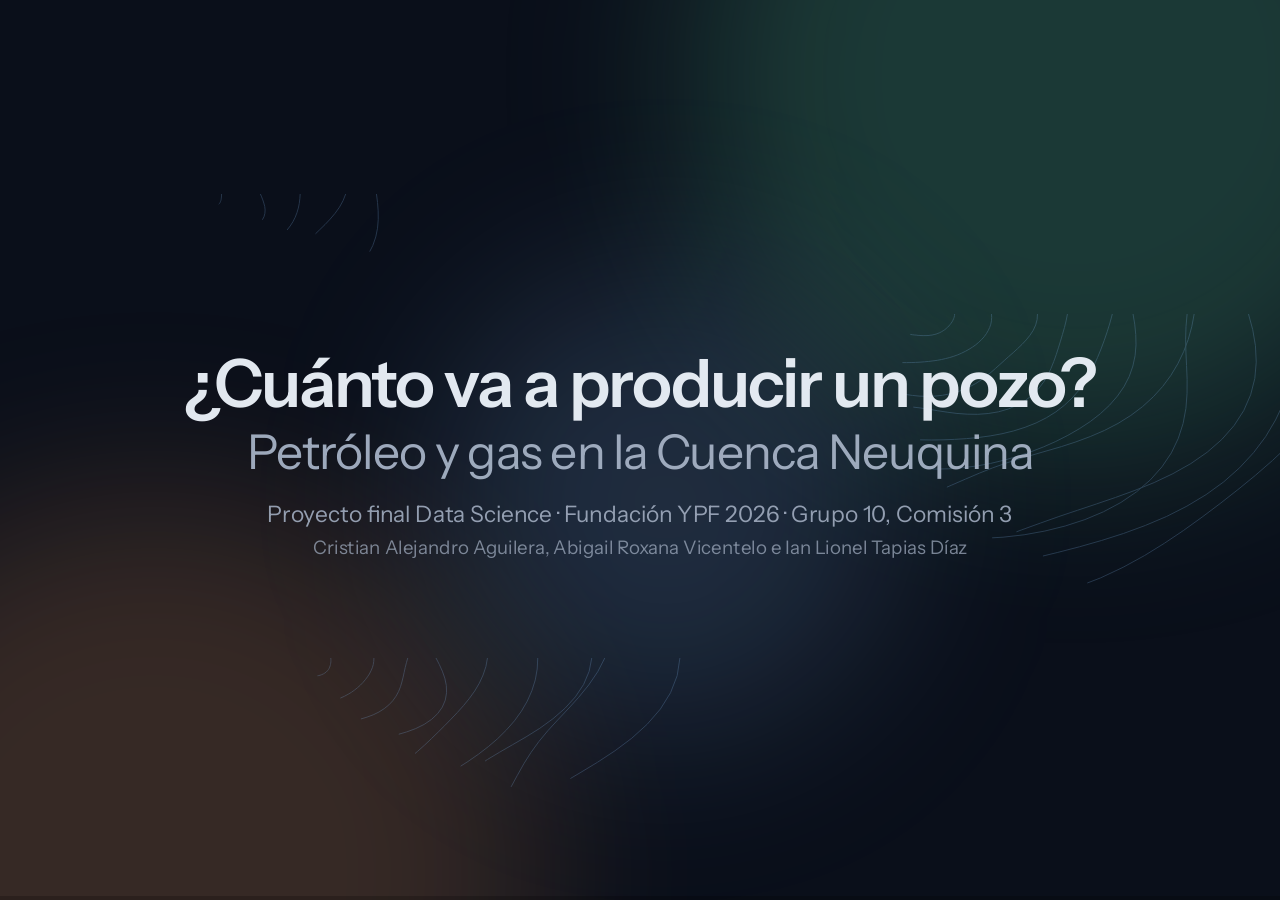
<file: presentacion/index.html>
<!doctype html>
<html lang="es">
<head>
  <meta charset="utf-8">
  <meta name="viewport" content="width=device-width, initial-scale=1">
  <title>Pronóstico Neuquina · Grupo 10</title>
  <link rel="icon" href="data:,">
  <link rel="stylesheet" href="vendor/reveal.css">
  <link rel="stylesheet" href="estilos.css">
</head>
<body>
<div class="fondo" aria-hidden="true"><div class="halo h1"></div><div class="halo h2"></div><div class="halo h3"></div><div class="contornos"></div></div>
<div class="reveal"><div class="slides">

  <section id="escena-portada">
    <div id="portada-lineas" aria-hidden="true"></div>
    <div class="portada">
      <h1>¿Cuánto va a producir un pozo? <span>Petróleo y gas en la Cuenca Neuquina</span></h1>
      <p>Proyecto final Data Science · Fundación YPF 2026 · Grupo 10, Comisión 3</p>
      <p class="equipo">Cristian Alejandro Aguilera, Abigail Roxana Vicentelo e Ian Lionel Tapias Díaz</p>
    </div>
  </section>



  <section id="escena-problema" data-fase="1">
    <div class="vivo" style="grid-template-rows:auto 1fr">
      <div><h2>Un pozo de Vaca Muerta pierde más de la mitad en un año</h2><p class="lectura"></p></div>
      <div class="lienzo"><svg role="img" aria-label="Producción mensual real de un pozo"></svg>
        <div class="dato"><div class="v"></div><div class="l">en los 12 meses después del pico</div></div></div>
    </div>
  </section>

  <section id="escena-dataset" data-fase="1" data-riesgo="Mezclar cuencas con otra geología|Modelo solo para Neuquina">
    <div class="escena">
      <h2>Empezamos por los datos públicos de la Secretaría de Energía</h2>
      <p class="lectura"></p>
      <div class="columnas">
        <div><p class="subt">Filas por cuenca: Neuquina es el 96 %</p><div class="barras"></div>
          <p class="subt" style="margin-top:36px">Las otras cuencas tienen pocos pozos y otra geología. Decisión: solo Neuquina.</p></div>
        <div class="lienzo-libre"><p class="subt">Petróleo por año, en millones de m³: el salto de Vaca Muerta</p><svg role="img" aria-label="Producción anual de petróleo"></svg></div>
      </div>
    </div>
  </section>

  <section id="escena-hallazgos" data-fase="1" data-riesgo="Errores de carga en el dato crudo|Reglas de limpieza con tests">
    <div class="escena">
      <h2>Al abrirlo, los datos reales venían con errores reales</h2>
      <div class="columnas">
        <div class="lienzo-libre"><p class="subt">Profundidad informada por pozo (escala log): en naranja, lo imposible</p><svg role="img" aria-label="Histograma de profundidades"></svg></div>
        <div class="tiras">
          <div class="tira"><b>378.939 m</b>Un pozo con una profundidad imposible</div>
          <div class="tira"><b>1,4 %</b>Filas con profundidad 0</div>
          <div class="tira"><b>399</b>Filas con días de producción mal cargados</div>
          <div class="tira"><b>2</b>Filas con producción negativa</div>
          <div class="tira"><b>1 pozo</b>Con latitud y longitud invertidas</div>
          <div class="tira"><b>566</b>Meses sin registro: pozos parados</div>
          <div class="tira"><b>981</b>Pozos que cambiaron de operadora</div>
        </div>
      </div>
    </div>
  </section>

  <section id="escena-gor" data-avance="10,15" data-fase="1" data-riesgo="Un solo modelo para dos fluidos|Petróleo y gas por separado">
    <div class="escena" style="gap:14px">
      <h2>Petróleo y gas no son el mismo problema</h2>
      <p class="lectura">Gas por cada m³ de petróleo (GOR): aparecen dos poblaciones de pozos.</p>
      <div class="lienzo-libre"><svg role="img" aria-label="Histograma del GOR por pozo"></svg></div>
      <div class="lados"><div class="lado-pet"><div class="v">0</div><div class="l">pozos de petróleo</div></div><div class="lado-gas"><div class="v">0</div><div class="l">pozos de gas</div></div></div>
      <div class="codigo corto"><span class="c-clave">GOR_CORTE_GAS</span> = <span class="valor" data-valor="GOR_CORTE_GAS"></span>  <span class="c-comentario"># por encima, el pozo se considera de gas</span></div>
      <span class="fragment paso" data-paso="0"></span><span class="fragment paso" data-paso="1"></span>
    </div>
  </section>

  <section id="escena-limpieza" data-fase="2" data-riesgo="Meses faltantes rompen los rezagos|Grilla mensual continua">
    <div class="escena">
      <h2>De un CSV con errores a un dataset confiable</h2>
      <div class="barras embudo"></div>
      <div class="columnas" style="flex:0 0 auto">
        <div class="vidrio-t"><h3>Grilla mensual continua</h3><p>Cada pozo tiene todos sus meses. Así, "el mes anterior" siempre es el mes anterior real.</p></div>
        <div class="vidrio-t"><h3>Verificado con tests</h3><p>0 negativos, 0 duplicados, 0 saltos y 0 coordenadas invertidas. La limpieza corre en 2 segundos.</p></div>
      </div>
    </div>
  </section>


  <section id="escena-variables" data-avance="17" data-fase="2" data-riesgo="Fuga de datos en las variables|Solo historia hasta t, con test">
    <div class="vivo" style="grid-template-rows:auto 1fr auto">
      <div><h2>Qué ve el modelo: 53 variables, ninguna del futuro</h2><p class="lectura"></p></div>
      <div class="barras"></div>
      <div class="codigo corto"><span class="c-clave">X</span> = variables(historia_hasta_t, modo=<span class="valor" data-valor="modo"></span>)  <span class="c-comentario"># test_features_sin_fuga lo verifica</span></div>
      <span class="fragment paso" data-paso="0"></span>
    </div>
  </section>

  <section id="escena-modos" data-fase="3">
    <div class="escena">
      <h2>Dos preguntas distintas, por eso dos modos</h2>
      <div class="columnas">
        <div class="vidrio-t"><h3>Modo A · Pozo existente</h3><p>Ya tiene historia: se proyecta de 1 a 12 meses.</p><div style="height:500px;margin-top:14px"><svg id="modo-a" style="width:100%;height:100%" role="img" aria-label="Historia y pronóstico"></svg></div></div>
        <div class="vidrio-t"><h3>Modo B · Pozo nuevo</h3><p>No tiene historia: solo lo que se sabe antes de perforar.</p><div style="height:500px;margin-top:14px"><svg id="modo-b" style="width:100%;height:100%" role="img" aria-label="Curva tipo con banda"></svg></div></div>
      </div>
      <p class="lectura">Datos disponibles distintos exigen modelos distintos. Con petróleo y gas separados: 4 modelos.</p>
    </div>
  </section>

  <section id="escena-validacion" data-fase="3" data-riesgo="Métricas infladas por ver el futuro|Corte y validación cruzada temporal">
    <div class="escena">
      <h2>Nunca entrenar con el futuro</h2>
      <p class="lectura">Mezclar meses al azar da métricas lindas y falsas: el modelo vería lo que tiene que predecir.</p>
      <div style="margin-top:50px">
        <div class="tiempo"><div class="t-train">Entrenamiento</div><div class="t-valid"></div><div class="t-test">Test</div></div>
        <div class="t-ejes"><span>2006 a 2022</span><span>2023</span><span>2024–2025</span></div>
      </div>
      <ul class="lista" style="margin-top:44px">
        <li>2023 se usa solo para ajustar con Optuna (ver naranja en la línea).</li>
        <li>2024–2025 se usa una sola vez, al final.</li>
        <li>En el modo B se corta por año de inicio: los pozos de test nunca se vieron.</li>
        <li>Un test automático comprueba que no haya fuga de datos.</li>
      </ul>
    </div>
  </section>

  <section id="escena-algoritmos" data-avance="16,22" data-fase="3">
    <div class="escena">
      <h2>Probamos 7 algoritmos contra una regla simple</h2>
      <div style="display:flex;justify-content:space-between;align-items:center;gap:30px">
        <p class="lectura">Misma muestra de petróleo. La métrica cambia sola: en cada una, el mejor queda arriba.</p>
        <div class="selector"></div>
      </div>
      <div class="barras"></div>
      <p class="lectura">LightGBM no ganó en R². Lo elegimos porque entrena 7 veces más rápido que Random Forest, usa categorías y nulos, y admite pesos y cuantiles. Optuna ajustó sus hiperparámetros.</p>
      <span class="fragment paso" data-paso="2"></span><span class="fragment paso" data-paso="3"></span>
    </div>
  </section>

  <section id="escena-target" data-avance="13" data-fase="3" data-riesgo="Sesgo del target en log (0,812)|Ratio ponderado (1,005)">
    <div class="vivo" style="grid-template-rows:auto 1fr auto">
      <div><h2>Primer tropiezo: el modelo subestimaba la producción</h2><p class="lectura">Pronóstico total dividido por producción real. Lo ideal es 1.</p></div>
      <div class="medir">
        <div class="medidor"><i></i><div class="ideal" style="left:83.33%"><span>Ideal: 1,0</span></div></div>
        <div class="cifras"><div class="dato dentro"><b class="v">0</b>pronosticado / real</div><div><b id="t-r2"></b>R²</div><div><b id="t-wape"></b>WAPE (error)</div></div>
      </div>
      <div class="codigo corto"><span class="c-clave">modelo</span>.fit(X, target=<span class="valor" data-valor="target"></span>)  <span class="c-comentario"># log1p estima la mediana, no el volumen total</span></div>
      <span class="fragment paso" data-paso="0"></span>
    </div>
  </section>

  <section id="escena-horizonte" data-avance="3,6,9" data-fase="4" data-riesgo="Comparar métricas de distinto alcance|Mismo alcance: 0,906">
    <div class="vivo">
      <h2>Segundo tropiezo: el R² bajó de 0,907 a 0,73</h2>
      <div class="lienzo"><svg role="img" aria-label="R² por horizonte"></svg>
        <div class="dato" style="display:flex;gap:56px;text-align:right"><div><div class="v" id="h-modelo"></div><div class="l">Modelo</div></div><div><div class="v" id="h-pers" style="color:var(--suave)"></div><div class="l">Repetir el último mes</div></div></div></div>
      <div class="codigo corto"><span class="c-clave">r2</span> = evaluar(modelo, horizonte=<span class="valor" data-valor="horizonte"></span>)  <span class="c-comentario"># R² en test 2024–2025, petróleo</span></div>
      <span class="fragment paso" data-paso="0"></span><span class="fragment paso" data-paso="1"></span><span class="fragment paso" data-paso="2"></span>
    </div>
  </section>

  <section id="escena-arps" data-avance="6,9" data-fase="4">
    <div class="vivo">
      <h2>Contra el método clásico de la industria: Arps</h2>
      <div class="lienzo"><svg role="img" aria-label="Producción real y curva de Arps"></svg>
        <div class="dato" style="display:flex;gap:56px;text-align:right"><div><div class="v" id="a-modelo"></div><div class="l">Error del modelo</div></div><div><div class="v" id="a-arps" style="color:var(--gas)"></div><div class="l">Error de Arps</div></div></div></div>
      <div class="codigo corto"><span class="c-clave">q(t)</span> = qi / (1 + <span class="valor" data-valor="b"></span> · <span class="valor" data-valor="Di"></span> · t) ^ (1 / b)  <span class="c-comentario"># b y Di: forma de la declinación</span></div>
      <span class="fragment paso" data-paso="0"></span><span class="fragment paso" data-paso="1"></span>
    </div>
  </section>

  <section id="escena-pozo-nuevo" data-avance="6,9,12" data-fase="4">
    <div class="vivo">
      <h2>Modo B: un pozo que todavía no existe</h2>
      <div class="lienzo">
        <svg role="img" aria-label="Curva pronosticada de producción de petróleo con banda P10 a P90"></svg>
        <div class="leyenda"><span><i class="l-p50"></i>P50</span><span><i class="l-banda"></i>P10–P90</span><span><i class="l-fantasma"></i>Antes del cambio</span></div>
        <div class="dato"><div class="v">0</div><div class="l">m³ de petróleo en 12 meses (P50)</div></div>
      </div>
<div class="codigo"><span class="c-clave">pozo</span> = predictor.nuevo({
    <span class="c-texto">"formacion"</span>: <span class="c-texto">"vaca muerta"</span>,  <span class="c-texto">"areayacimiento"</span>: <span class="c-texto">"LOMA CAMPANA-LLL"</span>,
    <span class="c-texto">"profundidad"</span>: <span class="valor" data-valor="profundidad"></span>,  <span class="c-texto">"anio_inicio"</span>: <span class="valor" data-valor="anio_inicio"></span>,
})
<span class="c-comentario"># Cada curva sale del modelo LightGBM entrenado</span></div>
      <span class="fragment paso" data-paso="0"></span>
      <span class="fragment paso" data-paso="1"></span>
      <span class="fragment paso" data-paso="2"></span>
    </div>
  </section>

  <section id="escena-incertidumbre" data-fase="4" data-riesgo="Intervalos demasiado seguros|Cobertura medida y reportada">
    <div class="escena">
      <h2>¿La banda P10–P90 dice la verdad?</h2>
      <p class="lectura">Si está bien calibrada, el valor real cae adentro 8 de cada 10 veces. Medido en test 2024–2025:</p>
      <div class="coberturas"></div>
      <p class="lectura" style="margin-top:auto">Pozos existentes: calibrados. Pozos nuevos: la banda es algo angosta, de 73 a 74 %. Lo informamos como límite.</p>
    </div>
  </section>

  <section id="escena-clusters" data-avance="22,28" data-fase="4" data-riesgo="Grupos forzados en curvas continuas|Silhouette baja, reportada">
    <div class="escena">
      <h2>¿Qué tipos de pozo existen?</h2>
      <div class="columnas">
        <div><p class="subt">Silhouette según la cantidad de grupos: más alto, mejor separados</p><div style="height:400px"><svg style="width:100%;height:100%" role="img" aria-label="Silhouette por k"></svg></div>
          <div class="cifras" style="margin-top:18px"><div><b id="c-sil" style="color:var(--acento)">0</b>Silhouette</div><div><b id="c-db">0</b>Davies-Bouldin (menor, mejor)</div><div><b id="c-ch">0</b>Calinski-Harabasz</div></div></div>
        <div><p class="subt" id="c-nota"></p><div class="grupos"></div></div>
      </div>
      <div class="codigo corto"><span class="c-clave">KMeans</span>(n_clusters=<span class="valor" data-valor="k"></span>)  <span class="c-comentario"># sobre 6 componentes SVD (85,5 % de la varianza)</span></div>
      <span class="fragment paso" data-paso="0"></span><span class="fragment paso" data-paso="1"></span>
    </div>
  </section>

  <section id="escena-shap" data-fase="5" data-riesgo="Modelo de caja negra|SHAP en cada predicción">
    <div class="escena">
      <h2>No es una caja negra: cada predicción se explica</h2>
      <p class="lectura"></p>
      <div class="barras anchas"></div>
      <p class="lectura">Verde sube el pronóstico, naranja lo baja. El modelo aprendió la física: un pozo cerca de su pico solo puede declinar.</p>
    </div>
  </section>

  <section id="escena-producto" data-avance="24" data-fase="5" data-riesgo="Memoria de la API (921 MB)|1 worker (336 MB)">
    <div class="escena">
      <h2>Del notebook a un sistema que cualquiera puede usar</h2>
      <div class="flujo"><span>CSV público</span><i>→</i><span>Limpieza con Polars</span><i>→</i><span>4 modelos LightGBM</span><i>→</i><span>API FastAPI</span><i>→</i><span>Web</span><i>·</i><span>Todo en Docker</span></div>
      <p class="lectura">Dos puntos débiles revisados: la memoria y las coordenadas.</p>
      <div class="medir" style="gap:30px">
        <div class="medidor"><i></i></div>
        <div class="cifras"><div class="dato dentro"><b class="v">0</b>RAM de la API en Docker</div><div><b>lat −40 a −34</b>coordenadas validadas</div></div>
      </div>
      <div class="codigo corto"><span class="c-clave">uvicorn</span> api.app:app --workers <span class="valor" data-valor="workers"></span>  <span class="c-comentario"># cada worker duplicaba modelos y datos</span></div>
      <span class="fragment paso" data-paso="0"></span>
    </div>
  </section>

  <section id="escena-demo" data-fase="5">
    <div class="escena" style="justify-content:center;gap:36px">
      <h2 style="font-size:88px">Ahora, el sistema funcionando</h2>
      <p class="lectura">Un ejemplo de cada modo: un pozo existente y un pozo nuevo.</p>
      <a class="gran-cta" href="http://localhost:8080" target="_blank" rel="noopener">Abrir localhost:8080</a>
    </div>
  </section>

  <section id="escena-limites" data-fase="6" data-riesgo="El modelo envejece con los datos|Reentrenar y monitorear">
    <div class="escena">
      <h2>Lo que todavía no resuelve: la fase de monitoreo</h2>
      <div class="limites">
        <div class="vidrio-t"><h3>Faltan datos de fractura</h3><p>Etapas, arena y largo de rama no son públicos. Limitan el modo B de petróleo (R² 0,45).</p><p>sumar el padrón de fractura si se publica.</p></div>
        <div class="vidrio-t"><h3>Banda angosta en pozos nuevos</h3><p>La cobertura P10–P90 es 74 % y 73 %, contra el 80 % esperado.</p><p>recalibrar los cuantiles con validación conformal.</p></div>
        <div class="vidrio-t"><h3>Deriva de los datos</h3><p>La tecnología cambia cada año: un modelo de 2025 envejece.</p><p>reentrenar con cada publicación y vigilar el error mes a mes.</p></div>
        <div class="vidrio-t"><h3>Formaciones con peor ajuste</h3><p>Precuyo y Mulichinco tienen R² 0,24 y 0,26, contra 0,69 en Vaca Muerta.</p><p>avisar en la web cuando el pronóstico es menos confiable.</p></div>
      </div>
    </div>
  </section>

  <section>
    <section id="escena-cierre" data-fase="6">
      <div class="escena" style="justify-content:center">
        <h2 style="font-size:68px">Lo que nos llevamos</h2>
        <ul class="lista">
          <li>El modelo mantiene R² 0,63 a 12 meses, donde repetir el último mes da −0,84.</li>
          <li>Pozo nuevo: el error de la acumulada baja de 50,5 % a 30,9 % contra la curva mediana.</li>
          <li>Cada problema de los datos y del modelo quedó documentado, medido y probado con 28 tests.</li>
          <li>Límite honesto: faltan datos públicos de rama lateral y fractura, y hay que reentrenar periódicamente.</li>
        </ul>
        <p class="lectura" style="margin-top:30px">Muchas gracias. Grupo 10, Comisión 3: Cristian Alejandro Aguilera, Abigail Roxana Vicentelo e Ian Lionel Tapias Díaz.</p>
      </div>
    </section>
      <section id="escena-apendice">
      <div class="escena" style="gap:18px">
        <h2>Apéndice · métricas de los notebooks</h2>
        <div class="selector" id="ap-pestanas"></div>
        <div id="ap-paneles" style="display:flex;flex:1;min-height:0"></div>
      </div>
    </section>
  </section>

</div></div>
<script src="vendor/reveal.js"></script>
<script src="vendor/notes.js"></script>
<script src="vendor/gsap.min.js"></script>
<script src="vendor/d3.min.js"></script>
<script type="module" src="app.js"></script>
</body>
</html>
</file>
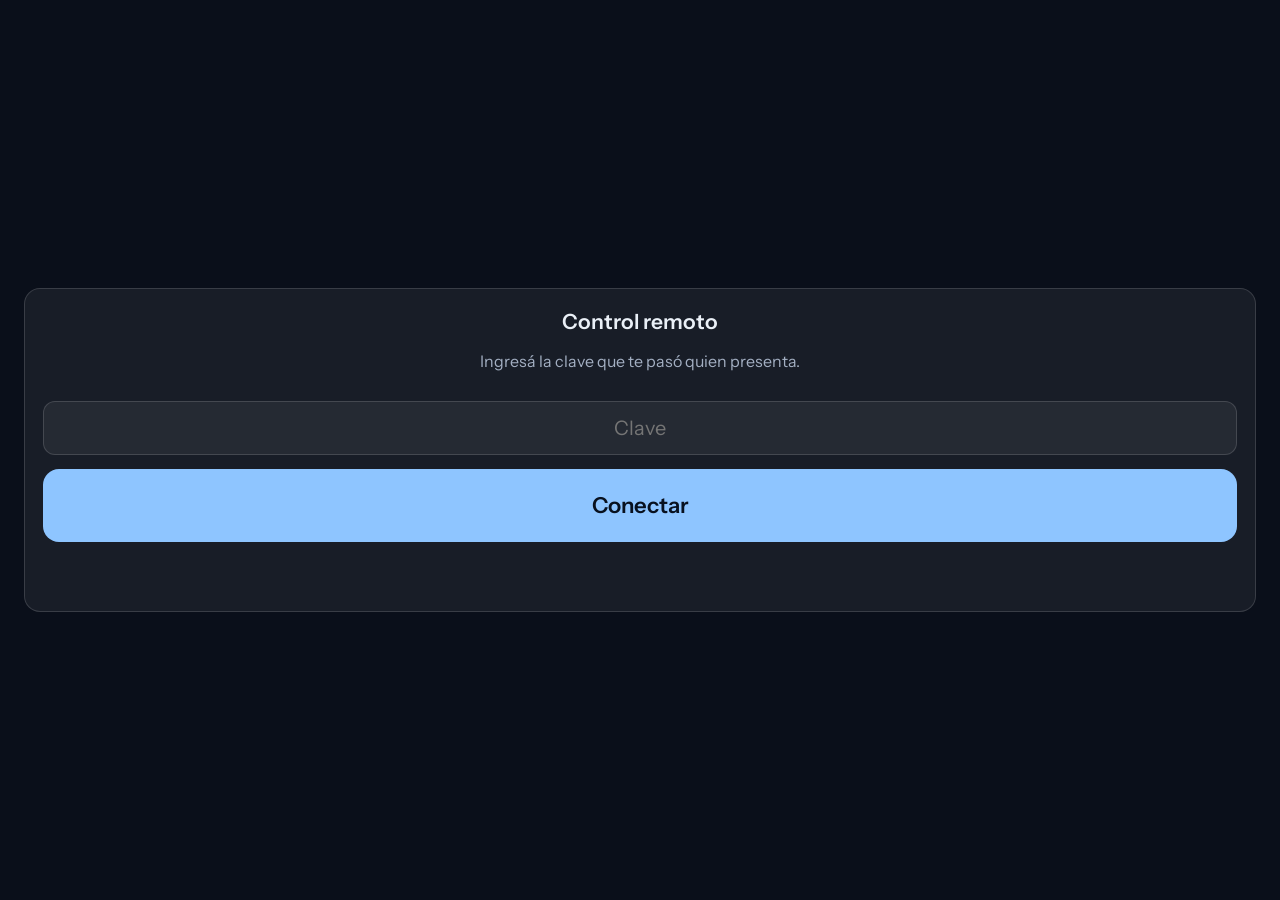
<file: presentacion/control.html>
<!doctype html>
<html lang="es">
<head>
  <meta charset="utf-8">
  <meta name="viewport" content="width=device-width, initial-scale=1, viewport-fit=cover">
  <title>Control remoto · Grupo 10</title>
  <link rel="icon" href="data:,">
  <style>
    @font-face { font-family: "Instrument Sans"; font-weight: 400; src: url(vendor/fonts/instrument-sans-latin-400-normal.woff2) format("woff2"); }
    @font-face { font-family: "Instrument Sans"; font-weight: 600; src: url(vendor/fonts/instrument-sans-latin-600-normal.woff2) format("woff2"); }
    :root { --fondo: #0a0f1a; --texto: #eaf0f7; --suave: #a3afc2; --acento: #8ec5ff; --vidrio: rgba(255,255,255,.06); --borde: rgba(255,255,255,.14); --ok: #5cd39a; --mal: #ff9f5a; }
    * { box-sizing: border-box; }
    html, body { margin: 0; height: 100%; background: var(--fondo); color: var(--texto); font-family: "Instrument Sans", system-ui, sans-serif; }
    body { display: flex; flex-direction: column; padding: env(safe-area-inset-top) 16px env(safe-area-inset-bottom); max-width: 760px; margin: 0 auto; }
    header { display: flex; flex-wrap: wrap; justify-content: space-between; align-items: center; gap: 10px; padding: 12px 0; color: var(--suave); font-size: 15px; }
    .estado::before { content: ""; display: inline-block; width: 9px; height: 9px; border-radius: 50%; margin-right: 8px; background: var(--mal); }
    .estado.vivo::before { background: var(--ok); }
    .conectados { color: var(--texto); font-weight: 600; white-space: nowrap; }
    .tarjeta { background: var(--vidrio); border: 1px solid var(--borde); border-radius: 16px; padding: 16px 18px; }
    .contador { color: var(--acento); font-weight: 600; font-size: 15px; letter-spacing: .02em; }
    h1 { font-size: 21px; line-height: 1.25; margin: 4px 0 0; font-weight: 600; }
    #notas { flex: 1; overflow-y: auto; margin: 12px 0; font-size: var(--tam, 20px); line-height: 1.5; white-space: pre-wrap; }
    #notas:empty::before { content: "Sin notas para esta diapositiva."; color: var(--suave); }
    .siguiente { font-size: 15px; color: var(--suave); }
    .siguiente b { color: var(--texto); font-weight: 600; }
    .contador { white-space: nowrap; }
    .vista { position: relative; width: 100%; aspect-ratio: 16 / 9; border-radius: 12px; overflow: hidden; border: 1px solid var(--borde); background: #000; }
    /* El iframe se dibuja siempre a 1280×720 y se achica con transform: así Reveal no entra en su vista de scroll
       (se activa bajo 435 px de ancho y rompe los fragmentos) y la miniatura es idéntica a la proyección */
    .vista iframe { position: absolute; top: 0; left: 0; width: 1280px; height: 720px; border: 0; pointer-events: none;
                    transform-origin: 0 0; transform: scale(var(--escala, .28)); }
    .botones { display: grid; grid-template-columns: 1fr 2fr; gap: 8px; padding: 8px 0 12px; }
    .botones button { font-size: 16px; padding: 10px 0; border-radius: 12px; }
    button { font: inherit; font-weight: 600; font-size: 22px; padding: 22px 0; border-radius: 16px; border: 1px solid var(--borde); background: var(--vidrio); color: var(--texto); touch-action: manipulation; }
    button.principal { background: var(--acento); color: #08111f; border-color: transparent; }
    button:active { transform: scale(.98); }
    button:disabled { opacity: .55; }
    .tam { display: flex; gap: 8px; }
    .tam button { font-size: 15px; padding: 6px 12px; border-radius: 10px; }
    #entrada { margin: auto 0; text-align: center; }
    #entrada input { font: inherit; font-size: 20px; padding: 14px; width: 100%; border-radius: 12px; border: 1px solid var(--borde); background: var(--vidrio); color: var(--texto); margin: 14px 0; text-align: center; }
    #entrada p { color: var(--suave); }
    #error { color: var(--mal); min-height: 1.3em; }
    /* Celulares angostos (320–360 px): el encabezado entra en una sola línea sin scroll horizontal */
    @media (max-width: 360px) {
      header { gap: 6px; font-size: 13px; }
      .contador { font-size: 13px; }
      .estado::before { margin-right: 5px; }
      .tam { gap: 4px; }
      .tam button { padding: 6px 8px; }
    }
    #panel { display: flex; flex-direction: column; flex: 1; min-height: 0; }
    /* Monitor (≥ 900 px): miniatura y botones a la izquierda, guion a la derecha a toda la altura.
       En el celular no cambia nada: sigue en una sola columna */
    @media (min-width: 900px) {
      body { max-width: 1600px; padding: 0 24px; }
      #panel { display: grid; gap: 0 28px; grid-template-columns: minmax(320px, 40%) 1fr;
               grid-template-rows: auto auto auto 1fr;
               grid-template-areas: "cabecera cabecera" "vista notas" "botones notas" ". notas"; }
      header { grid-area: cabecera; }
      .vista { grid-area: vista; align-self: start; }
      .botones { grid-area: botones; padding-top: 12px; }
      #notas { grid-area: notas; margin: 0 0 16px; padding: 4px 8px 0 28px; border-left: 1px solid var(--borde); }
    }
    [hidden] { display: none !important; }
  </style>
</head>
<body>
  <div id="entrada" class="tarjeta" hidden>
    <h1>Control remoto</h1>
    <p>Ingresá la clave que te pasó quien presenta.</p>
    <input id="clave" type="password" autocomplete="off" placeholder="Clave" aria-label="Clave">
    <button class="principal" id="entrar" style="width:100%">Conectar</button>
    <p id="error" role="alert"></p>
  </div>

  <main id="panel" hidden>
    <header>
      <span class="estado" id="estado">Conectando…</span>
      <span class="contador" id="contador">—</span>
      <span class="conectados" id="conectados" aria-live="polite"></span>
      <span class="tam"><button id="menos" aria-label="Letra más chica">A−</button><button id="mas" aria-label="Letra más grande">A+</button></span>
    </header>
    <div class="vista"><iframe id="vista" title="Presentación en vivo" tabindex="-1" aria-hidden="true"></iframe></div>
    <div id="notas"></div>
    <div class="botones">
      <button id="atras" aria-label="Diapositiva anterior">◀ Atrás</button>
      <button id="adelante" class="principal" aria-label="Diapositiva siguiente">Siguiente ▶</button>
    </div>
  </main>

<script>
  const $ = id => document.getElementById(id);
  const guardar = (k, v) => { try { sessionStorage.setItem(k, v); } catch {} };
  const leer = k => { try { return sessionStorage.getItem(k); } catch { return null; } };
  const dormir = ms => new Promise(r => setTimeout(r, ms));
  let clave = new URLSearchParams(location.search).get("clave") || leer("clave");
  let tam = Number(leer("tam")) || 20;
  const id = (crypto.randomUUID?.() ?? String(Math.random()).slice(2)) + "-control";
  let sesion = 0;  // se incrementa al cerrar sesión para frenar el sondeo anterior

  const enLinea = si => {
    $("estado").textContent = si ? "Conectado" : "Reconectando…";
    $("estado").classList.toggle("vivo", si);
  };

  // Tras un toque los botones esperan a que llegue la nueva posición (o 1,5 s): con la demora del túnel
  // es fácil tocar dos veces. Igual, cada orden lleva la posición que se veía y la presentación descarta
  // las que llegan desfasadas, así que un doble toque o dos controles a la vez avanzan una sola vez.
  let esperando = null;
  const liberar = () => { clearTimeout(esperando); esperando = null; $("adelante").disabled = $("atras").disabled = false; };
  async function orden(accion, indice) {
    if (esperando || !ultimo) return;
    $("adelante").disabled = $("atras").disabled = true;
    esperando = setTimeout(liberar, 1500);
    const base = { indice: ultimo.indice, fragmento: ultimo.fragmento };
    try {
      const r = await fetch("control-api/orden", { method: "POST", headers: { "Content-Type": "application/json", "X-Clave": clave },
                                                   body: JSON.stringify({ accion, indice, base }) });
      if (r.status === 401) return pedirClave("Clave incorrecta");
    } catch { enLinea(false); }
    if (navigator.vibrate) navigator.vibrate(15);
  }

  // Vista previa: una copia de la presentación (?vista, sin ?control= ni avance automático) que se mueve a la diapositiva actual.
  // Es del mismo origen, así que se maneja directo con su Reveal; se carga recién al llegar el primer estado.
  let ultimo = null, vistaIniciada = false;
  function moverVista() {
    const R = $("vista").contentWindow?.Reveal;
    if (!ultimo || !R || !R.isReady()) return false;
    const { indice, fragmento } = ultimo;
    R.slide(indice, 0, fragmento);  // con -1 también oculta los pasos si se retrocedió dentro de la misma escena
    return true;
  }
  new ResizeObserver(([e]) => $("vista").style.setProperty("--escala", e.contentRect.width / 1280))
    .observe(document.querySelector(".vista"));
  function iniciarVista() {
    if (vistaIniciada) return;
    vistaIniciada = true;
    $("vista").src = "index.html?vista";
    // La presentación se inicia de forma asíncrona tras el evento load: se espera a que esté lista
    const espera = setInterval(() => { if (moverVista()) clearInterval(espera); }, 300);
  }

  function dibujar(e) {
    const d = e?.diapositivas?.[e.indice];
    if (!d) return;
    const cambio = !ultimo || ultimo.indice !== e.indice || ultimo.fragmento !== e.fragmento;
    ultimo = e; iniciarVista(); moverVista();
    if (cambio) liberar();
    const paso = d.pasos ? ` · paso ${e.fragmento + 1}/${d.pasos}${d.sola ? " · avanza sola" : ""}` : "";
    $("contador").textContent = `Diap. ${e.indice + 1} de ${e.diapositivas.length}${paso}`;
    if ($("notas").textContent !== d.notas) { $("notas").textContent = d.notas; $("notas").scrollTop = 0; }
  }

  function resumen(d) {
    $("conectados").textContent = `👥 ${d.conectados}`;
    $("conectados").title = `${d.conectados} ${d.conectados === 1 ? "dispositivo conectado" : "dispositivos conectados"} al control`;
    if (!d.estado) {
      $("contador").textContent = "—";
      $("notas").textContent = d.presentador ? "Esperando a la presentación…" : "La presentación no está conectada.";
    }
  }

  // Long polling (no SSE: los túneles rápidos de Cloudflare no entregan eventos): el servidor retiene
  // cada pedido hasta que cambia el estado o el número de conectados, o pasan ~20 s
  async function sondear() {
    const mia = ++sesion;
    let version = -1, firma = "";
    while (mia === sesion) {
      try {
        const r = await fetch(`control-api/estado?id=${id}&v=${version}&f=${firma}`, { headers: { "X-Clave": clave } });
        if (mia !== sesion) return;
        if (r.status === 401) return pedirClave("Clave incorrecta");
        const d = await r.json();
        enLinea(true); guardar("clave", clave);
        version = d.version; firma = d.firma;
        resumen(d); dibujar(d.estado);
      } catch { if (mia !== sesion) return; enLinea(false); await dormir(2000); }
    }
  }

  function conectar() {
    $("entrada").hidden = true; $("panel").hidden = false;
    sondear();
  }

  function pedirClave(msg = "") {
    sesion++;
    try { sessionStorage.removeItem("clave"); } catch {}
    $("panel").hidden = true; $("entrada").hidden = false; $("error").textContent = msg;
  }

  $("entrar").onclick = () => { clave = $("clave").value.trim(); if (clave) conectar(); };
  $("clave").onkeydown = e => { if (e.key === "Enter") $("entrar").click(); };
  $("adelante").onclick = () => orden("siguiente");
  $("atras").onclick = () => orden("anterior");
  const ajustar = d => { tam = Math.min(36, Math.max(14, tam + d)); document.documentElement.style.setProperty("--tam", tam + "px"); guardar("tam", tam); };
  $("mas").onclick = () => ajustar(2); $("menos").onclick = () => ajustar(-2); ajustar(0);
  addEventListener("keydown", e => {
    if (e.repeat) return;
    if (["ArrowRight", "PageDown", " "].includes(e.key)) { e.preventDefault(); orden("siguiente"); }
    if (["ArrowLeft", "PageUp"].includes(e.key)) { e.preventDefault(); orden("anterior"); }
  });
  // Mantiene la pantalla encendida mientras se usa de control
  if ("wakeLock" in navigator) navigator.wakeLock.request("screen").catch(() => {});

  clave ? conectar() : pedirClave();
</script>
</body>
</html>
</file>
<file: presentacion/estilos.css>
/* Tema de la presentación: misma identidad que frontend/estilos.css, escalada a 1920×1080 y a un proyector.
   Modo claro con la tecla T para aulas luminosas. */
@font-face { font-family: "Instrument Sans"; font-weight: 400; src: url(vendor/fonts/instrument-sans-latin-400-normal.woff2) format("woff2"); }
@font-face { font-family: "Instrument Sans"; font-weight: 500; src: url(vendor/fonts/instrument-sans-latin-500-normal.woff2) format("woff2"); }
@font-face { font-family: "Instrument Sans"; font-weight: 600; src: url(vendor/fonts/instrument-sans-latin-600-normal.woff2) format("woff2"); }
@font-face { font-family: "JetBrains Mono"; font-weight: 400; src: url(vendor/fonts/jetbrains-mono-latin-400-normal.woff2) format("woff2"); }
@font-face { font-family: "JetBrains Mono"; font-weight: 600; src: url(vendor/fonts/jetbrains-mono-latin-600-normal.woff2) format("woff2"); }

:root {
  --fondo: #0a0f1a; --texto: #eaf0f7; --suave: #a3afc2; --acento: #8ec5ff;
  --petroleo: #5cd39a; --gas: #ff9f5a;
  --vidrio: rgba(255, 255, 255, .055); --borde: rgba(255, 255, 255, .12); --brillo: rgba(255, 255, 255, .16);
  --linea: rgba(160, 190, 230, .14); --rejilla: rgba(255, 255, 255, .08);
  --halo-1: rgba(92, 211, 154, .22); --halo-2: rgba(255, 159, 90, .18); --halo-3: rgba(142, 197, 255, .16);
  --codigo-fondo: rgba(6, 10, 18, .72); --cod-clave: #c3a6ff; --cod-texto: #9fdcb8; --cod-comentario: #7d8aa0;
  --curva: cubic-bezier(.2, .8, .2, 1);
}
:root[data-theme="light"] {
  --fondo: #e8edf3; --texto: #142033; --suave: #4e5b70; --acento: #1f5fbf;
  --petroleo: #1d7a4b; --gas: #c2410c;
  --vidrio: rgba(255, 255, 255, .6); --borde: rgba(20, 32, 51, .12); --brillo: rgba(255, 255, 255, .9);
  --linea: rgba(31, 95, 191, .14); --rejilla: rgba(20, 32, 51, .09);
  --halo-1: rgba(29, 122, 75, .16); --halo-2: rgba(194, 65, 12, .12); --halo-3: rgba(31, 95, 191, .14);
  --codigo-fondo: rgba(255, 255, 255, .78); --cod-clave: #6d3fc0; --cod-texto: #1d7a4b; --cod-comentario: #5b6b82;
}

html, body, .reveal-viewport { margin: 0; height: 100%; background: var(--fondo); color: var(--texto); }
.reveal { font-family: "Instrument Sans", system-ui, sans-serif; font-size: 30px; color: var(--texto); }
.reveal .slides { text-align: left; }
.reveal .slides > section { padding: 0; height: 1080px; box-sizing: border-box; }
.reveal .progress { color: var(--acento); height: 4px; }

/* Fondo fijo: halos e isolíneas, detrás de todas las escenas */
.fondo { position: fixed; inset: 0; overflow: hidden; pointer-events: none; }
.halo { position: absolute; border-radius: 50%; filter: blur(90px); }
.halo.h1 { width: 60vmax; height: 60vmax; background: var(--halo-1); top: -24vmax; right: -14vmax; }
.halo.h2 { width: 60vmax; height: 60vmax; background: var(--halo-2); bottom: -28vmax; left: -18vmax; }
.halo.h3 { width: 36vmax; height: 36vmax; background: var(--halo-3); top: 30%; left: 34%; }
.contornos { position: absolute; inset: -4%; background: var(--linea);
             -webkit-mask: url(lib/contornos.svg) center / cover no-repeat; mask: url(lib/contornos.svg) center / cover no-repeat; }

/* Portada */
.portada { display: flex; flex-direction: column; justify-content: center; align-items: center; text-align: center; height: 100%; padding: 0 140px; box-sizing: border-box; }
.contornos { transition: opacity .6s; }
.en-portada .contornos { opacity: 0; }
#aviso-auto { position: fixed; left: 50%; bottom: 28px; transform: translateX(-50%); z-index: 20; padding: 10px 22px; border-radius: 999px; font: 500 20px "Instrument Sans", sans-serif;
              color: var(--texto); background: var(--vidrio); border: 1px solid var(--borde); backdrop-filter: blur(20px); opacity: 0; transition: opacity .3s; pointer-events: none; }
#aviso-auto.visible { opacity: 1; }
.portada h1 { font-size: 100px; line-height: 1.02; letter-spacing: -.03em; font-weight: 600; margin: 0; }
.portada h1 span { display: block; color: var(--suave); font-weight: 400; font-size: 72px; margin-top: 16px; letter-spacing: -.02em; }
.portada p { font-size: 34px; color: var(--suave); margin: 36px 0 0; }
.portada .equipo { font-size: 28px; margin-top: 14px; }

/* Escena de código vivo: gráfico arriba, código abajo */
.vivo { display: grid; grid-template-rows: auto 1fr auto; gap: 18px; height: 100%; padding: 44px 90px 40px; box-sizing: border-box; }
.vivo h2 { font-size: 52px; letter-spacing: -.02em; font-weight: 600; margin: 0; line-height: 1.1; }
.vivo .lienzo { position: relative; min-height: 0; }
.vivo svg.grafico { width: 100%; height: 100%; display: block; overflow: visible; }
.grafico text { font-family: "Instrument Sans", sans-serif; font-size: 22px; fill: var(--suave); }
.grafico .rejilla line { stroke: var(--rejilla); }
.grafico .banda { fill: var(--petroleo); opacity: .2; }
.grafico .p50 { fill: none; stroke: var(--petroleo); stroke-width: 5; stroke-linecap: round; }
.grafico .fantasma { fill: none; stroke: var(--suave); stroke-width: 2.5; stroke-dasharray: 8 8; opacity: .55; }
.dato { position: absolute; top: 6px; right: 0; text-align: right; }
.dato .v { font-size: 76px; font-weight: 600; letter-spacing: -.02em; font-variant-numeric: tabular-nums; line-height: 1; color: var(--petroleo); }
.dato .l { font-size: 24px; color: var(--suave); margin-top: 6px; }
.leyenda { position: absolute; top: 4px; left: 100px; display: flex; gap: 28px; font-size: 24px; color: var(--suave); }
.leyenda i { display: inline-block; width: 34px; margin-right: 10px; vertical-align: middle; }
.leyenda .l-p50 { border-top: 5px solid var(--petroleo); }
.leyenda .l-banda { height: 16px; background: var(--petroleo); opacity: .3; border-radius: 3px; }
.leyenda .l-fantasma { border-top: 3px dashed var(--suave); }

.codigo { background: var(--codigo-fondo); border: 1px solid var(--borde); border-radius: 20px; padding: 22px 30px; backdrop-filter: blur(20px) saturate(160%);
          box-shadow: inset 0 1px 0 var(--brillo); font-family: "JetBrains Mono", monospace; font-size: 27px; line-height: 1.5; white-space: pre; color: var(--texto); }
.codigo .c-clave { color: var(--cod-clave); }
.codigo .c-texto { color: var(--cod-texto); }
.codigo .c-comentario { color: var(--cod-comentario); }
/* Valor vivo: se puede arrastrar a izquierda o derecha durante la exposición */
.codigo .valor { position: relative; display: inline-block; font-weight: 600; color: var(--acento); padding: 0 8px; border-radius: 8px; cursor: ew-resize; touch-action: none;
                 background: color-mix(in srgb, var(--acento) 14%, transparent); transition: background-color .25s var(--curva); user-select: none; }
.codigo .valor.activo { background: color-mix(in srgb, var(--acento) 34%, transparent); }
.codigo .valor.tipeando::after { content: ""; position: absolute; right: 4px; top: 12%; bottom: 12%; width: 3px; background: var(--acento); }
.paso { display: none; }
#portada-lineas { position: absolute; inset: 0; pointer-events: none; opacity: .22; }
#portada-lineas svg { width: 100%; height: 100%; }
#portada-lineas path { stroke: var(--acento); stroke-width: 1.2; }

/* Escenas generales */
.escena { display: flex; flex-direction: column; gap: 22px; height: 100%; padding: 56px 90px 48px; box-sizing: border-box; }
.escena h2 { font-size: 56px; letter-spacing: -.022em; font-weight: 600; margin: 0; line-height: 1.1; }
.lectura { font-size: 30px; color: var(--suave); margin: 0; max-width: 1500px; line-height: 1.35; }
.columnas { display: grid; grid-template-columns: 1fr 1fr; gap: 56px; flex: 1; min-height: 0; align-items: start; }
.vidrio-t { background: var(--vidrio); border: 1px solid var(--borde); border-radius: 22px; padding: 28px 32px; box-shadow: inset 0 1px 0 var(--brillo); backdrop-filter: blur(20px) saturate(160%); }
.vidrio-t h3 { font-size: 34px; font-weight: 600; margin: 0 0 10px; }
.vidrio-t p { margin: 0; font-size: 26px; color: var(--suave); line-height: 1.4; }
.lienzo-libre { position: relative; flex: 1; min-height: 0; }
.lienzo-libre svg { width: 100%; height: 100%; display: block; overflow: visible; }
.subt { font-size: 26px; color: var(--suave); margin: 0 0 8px; }
.barras { display: flex; flex-direction: column; gap: 16px; }
.barra { display: grid; grid-template-columns: 300px 1fr 300px; gap: 20px; align-items: center; font-size: 28px; color: var(--suave); }
.barra.destacada { color: var(--texto); font-weight: 600; }
.b-pista { height: 34px; }
.b-pista i { display: block; height: 100%; border-radius: 8px; width: 0; }
.b-texto { font-variant-numeric: tabular-nums; }
.barras.anchas .barra { grid-template-columns: 560px 1fr 150px; }
.columnas .barra { grid-template-columns: 220px 1fr 150px; }
.tiras { display: grid; grid-template-columns: 1fr; gap: 12px; }
.tira { display: grid; grid-template-columns: 210px 1fr; gap: 18px; align-items: baseline; font-size: 26px; color: var(--suave); }
.tira b { font-size: 34px; color: var(--gas); font-weight: 600; font-variant-numeric: tabular-nums; }
.lados { display: flex; justify-content: space-between; gap: 40px; }
.lados .v { font-size: 64px; font-weight: 600; line-height: 1; font-variant-numeric: tabular-nums; }
.lados .l { font-size: 26px; color: var(--suave); }
.lado-pet .v { color: var(--petroleo); } .lado-gas { text-align: right; } .lado-gas .v { color: var(--gas); }
.medidor { position: relative; height: 56px; background: var(--vidrio); border: 1px solid var(--borde); border-radius: 12px; }
.medidor i { display: block; height: 100%; background: var(--acento); border-radius: 12px; width: 0; }
.medidor .ideal { position: absolute; top: -12px; bottom: -12px; width: 3px; background: var(--texto); }
.medidor .ideal span { position: absolute; top: -38px; transform: translateX(-50%); font-size: 24px; color: var(--texto); white-space: nowrap; }
.medir { flex: 1; display: flex; flex-direction: column; justify-content: center; gap: 44px; }
.cifras { display: flex; gap: 70px; }
.cifras div { font-size: 26px; color: var(--suave); }
.cifras b { display: block; font-size: 66px; font-weight: 600; color: var(--texto); line-height: 1.1; font-variant-numeric: tabular-nums; }
.dato.dentro { position: static; text-align: left; }
.kpi { background: var(--vidrio); border: 1px solid var(--borde); border-radius: 16px; padding: 18px 22px; }
.kpi .v { font-size: 46px; font-weight: 600; line-height: 1.1; }
.kpi .l { font-size: 23px; color: var(--suave); line-height: 1.3; margin-top: 6px; }
.grupos { display: grid; grid-template-columns: 1fr 1fr; gap: 14px; }
.tiempo { display: grid; grid-template-columns: 17fr 1fr 2fr; gap: 6px; }
.tiempo div { padding: 26px 22px; border-radius: 12px; font-size: 26px; color: #06121f; font-weight: 600; white-space: nowrap; }
.t-train { background: var(--acento); } .t-valid { background: var(--gas); text-align: center; padding-inline: 0 !important; } .t-test { background: var(--petroleo); }
.t-ejes { display: grid; grid-template-columns: 17fr 1fr 2fr; gap: 6px; font-size: 24px; color: var(--suave); margin-top: 8px; }
.flujo { display: flex; align-items: center; gap: 14px; font-size: 27px; flex-wrap: wrap; }
.flujo span { background: var(--vidrio); border: 1px solid var(--borde); border-radius: 12px; padding: 14px 20px; }
.flujo i { color: var(--suave); font-style: normal; }
.lista { font-size: 30px; line-height: 1.4; margin: 0; padding-left: 34px; display: grid; gap: 14px; }
.lista li::marker { color: var(--acento); }
.gran-cta { align-self: flex-start; font-size: 40px; font-weight: 600; color: #06121f !important; background: var(--acento); padding: 26px 44px; border-radius: 20px; text-decoration: none; }
.codigo.corto { font-size: 26px; padding: 16px 26px; }

/* Ajustes de escala: el contenido ocupa la pantalla y se lee desde el fondo del aula */
.vivo .lectura { margin-top: 10px; }
.escena > .barras { flex: 1; justify-content: space-evenly; gap: 10px; }
.barra { font-size: 32px; }
.b-pista { height: 48px; }
.barras.embudo .barra { grid-template-columns: 300px 1fr 620px; }
.barras.embudo { flex: 0 0 auto !important; gap: 34px !important; margin: 26px 0 40px; }
.columnas .barra { font-size: 30px; }
.columnas .barras { gap: 30px; margin-top: 14px; }
.tiras { gap: 30px; margin-top: 14px; }
.tira { font-size: 30px; grid-template-columns: 250px 1fr; }
.tira b { font-size: 40px; }
.lista { font-size: 36px; gap: 22px; }
.vidrio-t h3 { font-size: 38px; }
.vidrio-t p { font-size: 29px; }
.grupos .kpi { padding: 26px 26px; }
.grupos .kpi .v { font-size: 58px; }
.grupos .kpi .l { font-size: 27px; }
.flujo { font-size: 31px; }
.subt { font-size: 28px; }

/* Fases de CRISP-ML(Q): banda superior con la fase actual y el riesgo de calidad mitigado */
section[data-fase] .vivo, section[data-fase] .escena { padding-top: 92px; }
.fases { position: absolute; top: 22px; left: 90px; right: 90px; display: flex; justify-content: space-between; align-items: center; gap: 24px; z-index: 2; }
.fases ol { display: flex; gap: 8px; margin: 0; padding: 0; list-style: none; }
.fases li { font-size: 19px; color: var(--suave); padding: 6px 13px; border-radius: 999px; border: 1px solid var(--borde); opacity: .55; white-space: nowrap; }
.fases li em { display: none; font-style: normal; }
.fases li.actual em { display: inline; }
.fases li.actual { opacity: 1; color: #06121f; background: var(--acento); border-color: var(--acento); font-weight: 600; }
.riesgo { margin: 0; font-size: 20px; color: var(--suave); background: var(--vidrio); border: 1px solid var(--borde); border-radius: 999px; padding: 6px 16px; white-space: nowrap; }
.riesgo b { color: var(--gas); font-weight: 600; } .riesgo b + b, .riesgo i + b { color: var(--petroleo); }
.riesgo i { font-style: normal; margin: 0 6px; }

/* Controles clicables: selectores de métrica, de k y pestañas del apéndice */
.selector { display: flex; gap: 10px; flex-wrap: wrap; }
.selector button { font: inherit; font-size: 24px; color: var(--suave); background: var(--vidrio); border: 1px solid var(--borde); border-radius: 12px; padding: 10px 20px; cursor: pointer; }
.selector button.activo { color: #06121f; background: var(--acento); border-color: var(--acento); font-weight: 600; }
.barras .barra { position: relative; }

/* Tablas del apéndice */
.tabla { border-collapse: collapse; font-size: 25px; font-variant-numeric: tabular-nums; width: 100%; }
.tabla th, .tabla td { padding: 10px 16px; text-align: right; border-bottom: 1px solid var(--borde); }
.tabla th:first-child, .tabla td:first-child { text-align: left; }
.tabla th { color: var(--suave); font-weight: 500; font-size: 22px; }
.tabla tr.destacada td { color: var(--acento); font-weight: 600; }
.panel { display: none; flex: 1; min-height: 0; flex-direction: column; gap: 22px; }
.panel.activo { display: flex; }
.cuadricula { display: grid; grid-template-columns: repeat(4, 1fr); gap: 16px; }
.cuadricula .kpi .v { font-size: 44px; }
.fuente { font-size: 21px; color: var(--suave); margin: 0; }

/* Límites: cada uno con su próximo paso */
.limites { display: grid; grid-template-columns: 1fr 1fr; gap: 22px; }
.limites .vidrio-t p + p { margin-top: 12px; color: var(--texto); }
.limites .vidrio-t p + p::before { content: "Próximo paso: "; color: var(--petroleo); font-weight: 600; }

/* Cobertura de la banda P10–P90 contra el 80 % esperado */
/* Margen superior amplio: la etiqueta "80 % esperado" va encima de la primera barra y no debe tocar el subtítulo */
.coberturas { display: grid; gap: 34px; margin-top: 70px; }
.cobertura { display: grid; grid-template-columns: 330px 1fr 150px; gap: 24px; align-items: center; font-size: 30px; }
.cobertura b { font-variant-numeric: tabular-nums; text-align: right; }
#escena-clusters .cifras { gap: 44px; }
#escena-clusters .cifras b { font-size: 52px; }
#escena-clusters .cifras div { font-size: 23px; }
</file>
